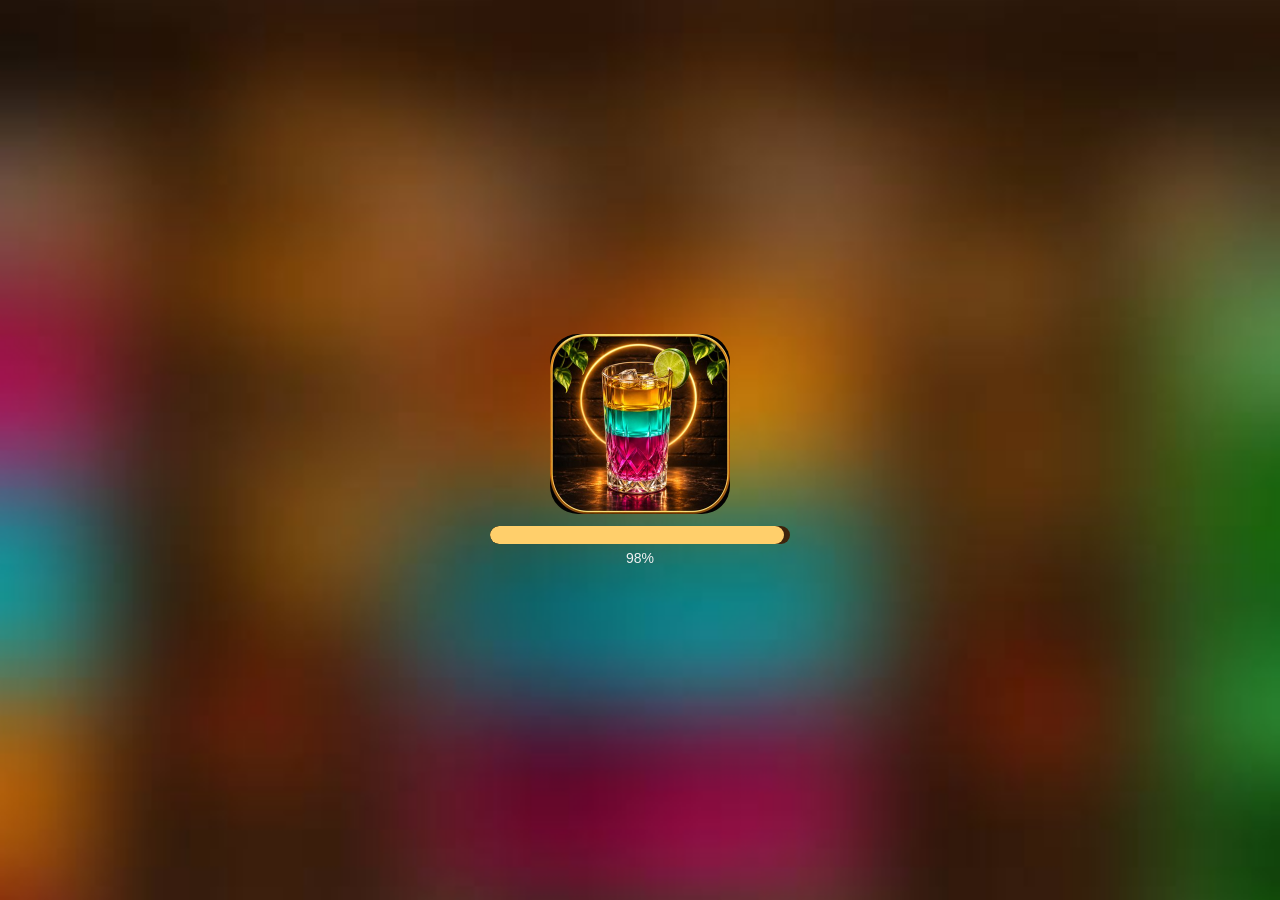
<file: index.html>
<!doctype html>
<!-- Bar Grass Color Sort, GameBull web build (Stage Mode). This page is the host-facing shell:
     - the loading page (Unity IdeofuzionBridge template behaviour, playbook section 7): blurred backdrop baked from
       the client's thumbnail, spinner, tenant icon from /context (gameLogoUrl, then gameBannerUrl) with the 4 s / 30 s
       clocks, the client's icon as the built-in one;
     - a fixed window filling the whole page (safe areas excepted) holding the game frame (app.html, same launch URL),
       which never scrolls (gb/bg-hooks.js fits their page; loader.ts fitFrame scales only a too-short window);
     - the gamebull:close relay (trap W18). -->
<html lang="ja">
<head>
<meta charset="utf-8">
<meta name="viewport" content="width=device-width, initial-scale=1, maximum-scale=1, user-scalable=no, viewport-fit=cover">
<meta name="referrer" content="no-referrer">
<meta name="theme-color" content="#171109">
<title>Bar Grass · Color Sort</title>
<link rel="icon" type="image/png" href="./gb/favicon-CXCDCFs_.png">
  <script type="module" crossorigin src="./gb/index-DghvR2cp.js"></script>
  <link rel="modulepreload" crossorigin href="./gb/nozoom-BwxvnWFh.js">
  <link rel="stylesheet" crossorigin href="./gb/index-uwOI-pkb.css">
</head>
<body>
<div id="gb-box"><iframe id="gb-frame" title="Bar Grass Color Sort" allow="autoplay; fullscreen; clipboard-write"></iframe></div>
<div id="gb-loading">
  <div id="unity-loading-bar">
    <div id="unity-logo"><div id="gb-tenant-logo"></div><div id="gb-spinner"></div></div>
    <div id="unity-progress-bar-empty"><div id="unity-progress-bar-full"></div></div>
    <div id="unity-progress-percent">0%</div>
  </div>
</div>
</body>
</html>
</file>
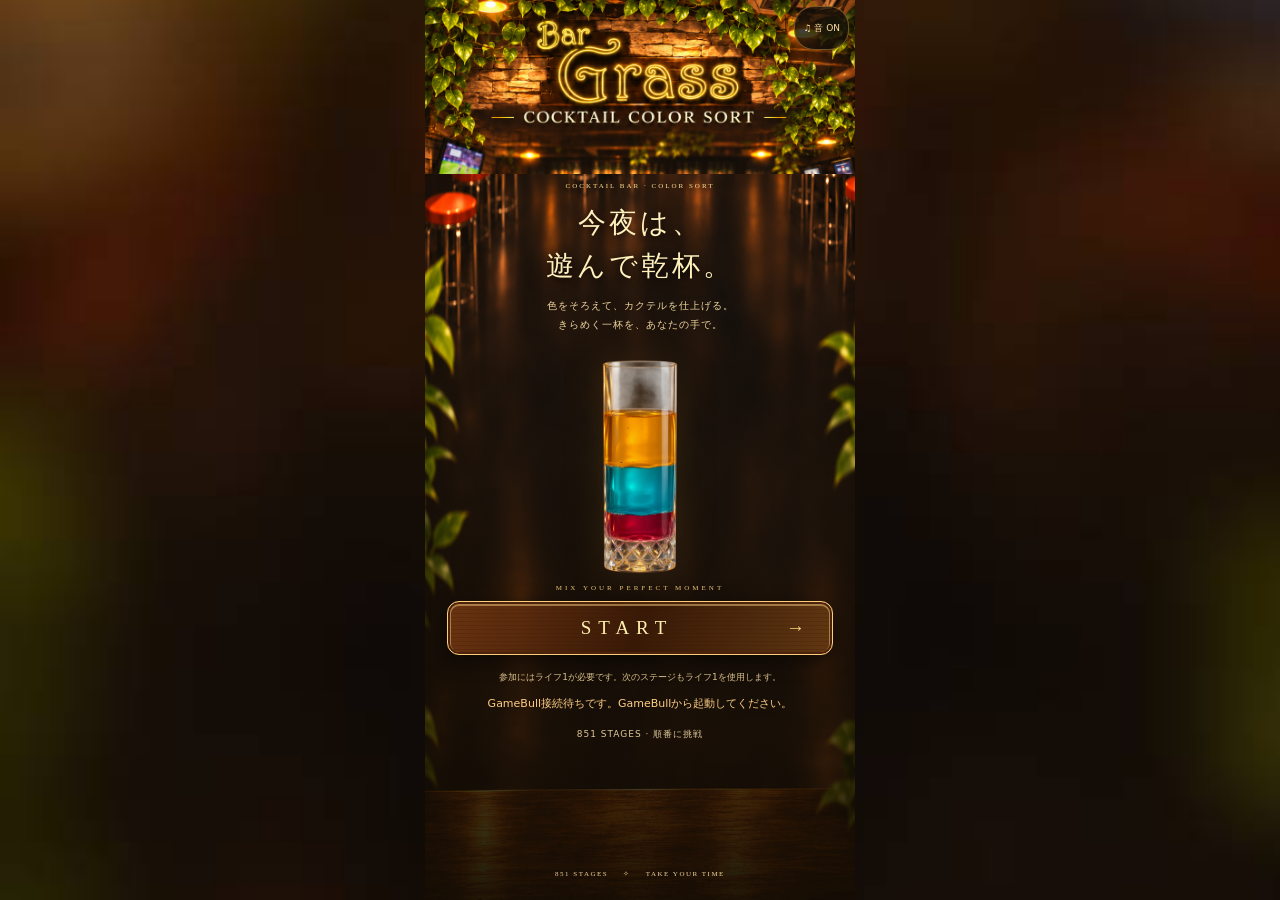
<file: app.html>
<!doctype html>
<!-- The game itself: the client's own page (source/index.html: their stylesheet link, markup and classic
     scripts, copied in at build time by vite.gamebull.config.ts, unchanged, plus three GameBull scripts in their
     script list: gb/bg-env.js + gb/bg-host.js before their gamebull.js, gb/bg-hooks.js after their home.js).
     Loaded by index.html in a frame filling the page. -->
<html lang="ja">
<head>
<meta charset="utf-8">
<meta name="viewport" content="width=device-width, initial-scale=1, maximum-scale=1, user-scalable=no, viewport-fit=cover">
<meta name="referrer" content="no-referrer">
<title>Bar Grass · Color Sort</title>
<link rel="stylesheet" href="grass.css?v=1">
  <script type="module" crossorigin src="./gb/app-Dv-M6QU7.js"></script>
  <link rel="modulepreload" crossorigin href="./gb/nozoom-BwxvnWFh.js">
</head>
<body>
<section id="home" aria-label="Bar Grass トップページ"><div class="home-logo" role="img" aria-label="Bar Grass"></div><div class="home-city-lights city-lights" aria-hidden="true"></div><div class="home-intro"><span class="home-kicker">COCKTAIL BAR · COLOR SORT</span><h2>今夜は、<br>遊んで乾杯。</h2><p>色をそろえて、カクテルを仕上げる。<br>きらめく一杯を、あなたの手で。</p></div><div class="home-display" aria-hidden="true"><div class="hero-hookah"><div class="hero-water"></div><span class="hero-ember" aria-hidden="true"></span><span class="hero-smoke" aria-hidden="true"><i></i><i></i><i></i><i></i><i></i><i></i></span><img src="assets/hero-cocktail.png" alt=""></div><span class="home-caption">MIX YOUR PERFECT MOMENT</span></div><div class="home-actions"><button id="continue-game" class="home-play">START <span>→</span></button><p id="participation-note"></p><p id="home-error" role="status" aria-live="polite"></p><span id="home-progress"></span></div><div class="home-foot"><span>851 STAGES</span><i>✧</i><span>TAKE YOUR TIME</span></div></section><button id="back-home" aria-label="トップページへ戻る">‹ TOP</button><div class="city-lights" aria-hidden="true"></div><header><div class="brand"><span class="dot">◒</span> WATER SORT</div><small>A LITTLE MOMENT OF CLARITY</small></header><button id="sound" type="button" aria-label="BGMと効果音の切り替え" aria-pressed="true">♫ 音 ON</button>
<main><div class="eyebrow">BAR GRASS · COLOR SORT</div><h1>今夜は、遊んで乾杯。</h1><p>光に満ちたボトルを、同じ色で満たしましょう。</p><div class="stats"><div><span>LEVEL</span><strong id="level">01</strong></div><div><span>MOVES</span><strong id="moves">0</strong></div><div><span>完成</span><strong id="done">0 / 2</strong></div></div><div id="board" aria-label="パズルのボトル"></div><div id="message" role="status" aria-live="polite">注ぐボトルを選んでください</div></main>
<dialog id="gameover"><div class="eyebrow">LAST CALL</div><h1>GAME OVER</h1><p id="gameover-result"></p><button id="gameover-home" class="action primary">終了を確認しています…</button></dialog><dialog id="win"><div class="eyebrow">CHEERS!</div><h1>完成！</h1><p id="result"></p><button class="action primary" id="next">次のステージへ →</button><button class="action" id="close">盤面を見る</button></dialog>
<script src="gamebull-config.js?v=1"></script><script src="gb/bg-env.js?v=1"></script><script src="gb/bg-host.js?v=1"></script><script src="gamebull.js?v=1"></script><script src="levels.js?v=1"></script><script src="audio.js?v=1"></script><script src="scroll-lock.js?v=1"></script><script src="pour.js?v=1"></script><script src="atmosphere.js?v=1"></script><script src="gameover.js?v=1"></script><script src="game.js?v=1"></script><script src="home.js?v=1"></script><script src="gb/bg-hooks.js?v=1"></script>
</body>
</html>
</file>
<file: gb/index-uwOI-pkb.css>
html,body{touch-action:pan-x pan-y;background:#171109;width:100%;height:100%;margin:0;padding:0;overflow:hidden}#gb-box{top:env(safe-area-inset-top,0px);right:env(safe-area-inset-right,0px);bottom:env(safe-area-inset-bottom,0px);left:env(safe-area-inset-left,0px);background:#171109;position:fixed;overflow:hidden}#gb-frame{transform-origin:0 0;background:#171109;border:0;width:100%;height:100%;display:block;position:absolute;top:0;left:0}#gb-loading{z-index:1200;touch-action:none;-webkit-user-select:none;user-select:none;background:#171109 url(./loading-bg-w5spDZJE.jpg) 50%/cover no-repeat;position:fixed;inset:0}#unity-loading-bar{text-align:center;position:absolute;top:50%;left:50%;transform:translate(-50%,-50%)}#unity-logo{background:0 0;width:180px;height:180px;margin:0 auto 12px;position:relative}#unity-logo.gb-fallback{background:url(./game-icon-BGUZ9PTF.jpg) 50%/contain no-repeat;border-radius:28px}#gb-tenant-logo{opacity:0;background-position:50%;background-repeat:no-repeat;background-size:contain;transition:opacity .25s;position:absolute;inset:0}#gb-tenant-logo.gb-ready{opacity:1}#gb-spinner{border:4px solid #ffffff2e;border-top-color:#ffcf6b;border-radius:50%;width:44px;height:44px;margin:-22px 0 0 -22px;animation:.8s linear infinite gb-spin;position:absolute;top:50%;left:50%}@keyframes gb-spin{to{transform:rotate(360deg)}}@media (prefers-reduced-motion:reduce){#gb-spinner{animation-duration:3s}}#unity-progress-bar-empty{background:#3e240d;border-radius:9px;width:300px;height:18px;margin:12px auto 0;overflow:hidden}#unity-progress-bar-full{background:#ffcf6b;border-radius:9px;width:0%;height:100%;transition:width .1s}#unity-progress-percent{color:#f2f2f2;margin-top:6px;font:14px arial,sans-serif}
</file>
<file: grass.css>
*{box-sizing:border-box}html{background:#100c06}body{margin:0 auto;width:100%;max-width:480px;min-height:100svh;position:relative;color:#fff0bc;background:#171109 url('assets/bar-background.png') center top/100% 100% no-repeat;font-family:'Yu Mincho',Georgia,serif;isolation:isolate;overflow-x:clip}button{cursor:pointer;font:inherit;touch-action:manipulation}button:focus-visible{outline:2px solid #ffdf84;outline-offset:4px}button:disabled{opacity:.4;cursor:wait}header{height:180px}.brand,header small,.city-lights{display:none}main{padding:0 12px 24px;text-align:center}.eyebrow{font-size:8px;letter-spacing:3px;color:#f3d784}main>h1{font-size:19px;font-weight:400;letter-spacing:3px;margin:3px 0 12px;text-shadow:0 2px 6px #000}main>p{display:none}.stats{display:flex;justify-content:center;gap:0;border:1px solid #c59343;border-radius:15px;background:linear-gradient(#17150eed,#0c0e0de8);box-shadow:inset 0 1px 0 #fce5ac55,0 2px 8px #0008;margin:0 0 22px;padding:9px 0}.stats>div{flex:1;border-right:1px solid #ffe9a477}.stats>div:last-child{border:0}.stats span{display:block;font-size:10px;letter-spacing:2px;color:#ffe6a0}.stats strong{font-size:25px;font-weight:400;line-height:1.15;color:#fff3c7}#board{display:grid;grid-template-columns:repeat(var(--columns,3),minmax(0,1fr));gap:27px 12px;align-items:end;margin:36px 0 28px}.bottle{position:relative;isolation:isolate;aspect-ratio:.48;width:100%;padding:0;border:0;background:transparent;overflow:visible;margin:0 0 14px;transition:transform .25s;transform-origin:50% 8%}.bottle:after{content:'';position:absolute;inset:0;z-index:3;background:url('assets/glass.png') center/100% 100% no-repeat;pointer-events:none;filter:drop-shadow(0 5px 3px #0006)}.bottle:before{content:'';position:absolute;bottom:-5px;left:-8%;right:-8%;height:11px;z-index:-1;background:repeating-linear-gradient(0deg,#48200844 0 1px,transparent 1px 3px),linear-gradient(#f8bd55,#98501b 20%,#ce812b 50%,#492509 80%,#eda93c);border-bottom:2px solid #371707;box-shadow:0 3px 9px #0008,0 -1px 4px #ffb92b66}.glass{position:absolute;left:12%;right:12%;bottom:8%;height:78%;z-index:2;overflow:hidden;border-radius:0 0 8% 8%}.liquid{position:absolute;inset:0;display:flex;flex-direction:column-reverse;overflow:hidden}.layer{height:25%;flex-shrink:0;position:relative;background:linear-gradient(90deg,#0003,#fff2 12%,transparent 25%,transparent 75%,#fff4 90%,#0003),var(--c);border-top:1px solid #eaffffa8;box-shadow:inset 3px 0 8px #ffffff20;filter:saturate(1.25) brightness(1.08)}.layer:after{content:'';position:absolute;inset:0;background:radial-gradient(circle at 40% 60%,#fff7 0 1px,transparent 1.5px);background-size:18px 28px;opacity:.4}.num{position:absolute;bottom:-22px;left:0;right:0;font-size:9px;color:#f1d38f}.selected{transform:translateY(-14px);filter:drop-shadow(0 0 5px #ffdc6f88)}.complete .num{color:#ffef9e}.hint{filter:drop-shadow(0 0 10px #ffe464)}.coal-glow,.hose-smoke,.hero-smoke,.hero-ember{display:none}.water-bubbles{display:none;position:absolute;inset:0;pointer-events:none;z-index:2}.selected .water-bubbles{display:block}.water-bubbles i{position:absolute;bottom:0;left:50%;width:3px;height:4px;border:1px solid #ffffffbb;border-radius:50%;animation:bubbles 1.5s linear infinite;opacity:0}.water-bubbles i:nth-child(2){left:35%;animation-delay:.3s}.water-bubbles i:nth-child(3){left:60%;animation-delay:.6s}.water-bubbles i:nth-child(4){left:44%;animation-delay:.9s}.water-bubbles i:nth-child(5){left:54%;animation-delay:1.2s}@keyframes bubbles{10%{opacity:.8}100%{opacity:0;transform:translateY(-100px)}}
.cocktail-finish{position:absolute;inset:0;pointer-events:none;z-index:5}.ice{position:absolute;top:14%;width:24%;height:12%;border:1px solid #efffffbb;border-radius:3px;background:linear-gradient(135deg,#f9ffffaa,#efffff22 55%,#f9ffff77);box-shadow:inset 0 0 5px #fff8}.ice-a{left:25%;transform:rotate(-18deg)}.ice-b{left:48%;top:12%;transform:rotate(24deg)}.lemon{position:absolute;right:0;top:-3%;width:38%;aspect-ratio:1;border:3px solid #ffe33b;border-radius:50%;background:repeating-conic-gradient(from 10deg,#ffe760 0deg 37deg,#fffbd2 37deg 41deg);clip-path:polygon(0 0,100% 0,100% 100%,45% 100%);transform:rotate(-25deg);filter:drop-shadow(0 1px 2px #0006)}.star{position:absolute;right:-8%;top:24%;color:#fff1ad;font-size:18px;animation:sparkle 1.7s ease-in-out infinite}.cocktail-finish b{position:absolute;top:-24px;left:0;right:0;font-size:11px;letter-spacing:2px;color:#fff1af;text-shadow:0 0 8px #ff9b28;animation:finish-pop .5s ease-out}@keyframes sparkle{50%{opacity:.2;transform:scale(.6)}}@keyframes finish-pop{from{opacity:0;transform:translateY(6px) scale(.8)}to{opacity:1;transform:none}}
.bar-controls{display:grid;grid-template-columns:1fr 1fr;gap:12px;margin:12px 4px}.bar-controls button{min-height:45px;padding:8px;border:1px solid #e0ad59;border-radius:13px;color:#ffedb3;background:repeating-linear-gradient(0deg,#2d100622 0 1px,transparent 1px 4px),linear-gradient(#60310edb,#321707ed);box-shadow:inset 0 0 0 2px #4b200d,inset 0 1px 0 3px #ffd78a66,0 4px 8px #0006;font-size:15px}.bar-guide{display:block!important;font-size:11px;line-height:1.7;color:#fbe8b0;letter-spacing:1px;margin:12px 0 2px}#message{min-height:30px;font:11px/1.5 system-ui,sans-serif;color:#f3dc9b;text-align:center;margin:10px 0}.pouring-bottle{transform-origin:50% 3.5%!important;pointer-events:none;filter:drop-shadow(0 8px 10px #0008)}.pouring-bottle:before,.pouring-bottle .num{display:none}.pour-source .glass,.pour-source:after,.pour-source .num{visibility:hidden}.pour-stream{position:fixed;inset:0;width:100vw;height:100vh;z-index:1101;pointer-events:none;filter:drop-shadow(0 0 2px #fff8)}.incoming-water{height:0}.pouring-bottle .cocktail-finish{display:none}
#sound,#back-home{position:absolute;top:8px;z-index:20;border:1px solid #bd8c3b88;border-radius:20px;background:#130f09cc;color:#ffe4a0;font:10px system-ui,sans-serif;padding:8px 10px;min-height:40px}#sound{right:9px}#back-home{left:9px}#home{display:none}body.home-open>header,body.home-open>main,body.home-open>#back-home{display:none}body.home-open #home{display:flex}#home{min-height:100svh;position:relative;flex-direction:column;align-items:center;text-align:center;padding:0 26px 24px;background:linear-gradient(transparent 35%,#100b04b3 78%,#100b04ee),url('assets/bar-background.png') center/100% 100% no-repeat}.home-logo{height:180px;width:100%}.home-kicker{font-size:8px;letter-spacing:3px;color:#ffe195}.home-intro h2{font-size:28px;font-weight:400;line-height:1.6;letter-spacing:4px;margin:12px 0 8px;text-shadow:0 2px 8px #000}.home-intro p{font:11px/2 system-ui,sans-serif;letter-spacing:1px;color:#f2d8a1}.home-display{height:260px;width:100%;position:relative;display:flex;justify-content:center;align-items:center}.hero-hookah{position:relative;width:103px;height:225px;filter:drop-shadow(0 0 20px #ffab3820)}.hero-hookah img{position:absolute;inset:0;width:100%;height:100%;z-index:3}.hero-water{position:absolute;left:12%;right:12%;bottom:8%;height:60%;border-radius:0 0 8% 8%;background:linear-gradient(to top,#ef087a 0 33%,#00bce7 34% 66%,#ffac07 67%);border-top:1px solid #fffb;box-shadow:inset 3px 0 8px #fff4}.home-caption{position:absolute;bottom:0;font-size:7px;letter-spacing:3px;color:#eac27b}.home-actions{width:100%;margin-top:15px}.home-play{width:100%;min-height:56px;color:#fff0ad;font:20px Georgia,serif;letter-spacing:7px;border:1px solid #ffce7b;border-radius:12px;background:repeating-linear-gradient(0deg,#32140633 0 1px,transparent 1px 4px),linear-gradient(110deg,#793a12d9,#3b1a06ee,#704014cc);box-shadow:inset 0 0 0 2px #4c220c,inset 0 1px 0 3px #ffd98677,0 6px 20px #0008;padding:12px 20px}.home-play span{float:right;color:#f7d17b}.home-play:hover{filter:brightness(1.15)}#participation-note{font:9px/1.8 system-ui,sans-serif;color:#d8bf8b;margin:14px 0 3px}#home-error{font:11px/1.5 system-ui,sans-serif;color:#ffcd83;min-height:16px}#home-progress{font:9px system-ui,sans-serif;letter-spacing:1px;color:#ddc898}.home-foot{margin-top:auto;padding-top:20px;display:flex;gap:15px;font-size:8px;letter-spacing:2px;color:#f2d69c}.home-foot i{font-style:normal}
dialog{background:linear-gradient(145deg,#3e240d,#151209);color:#ffefbd;border:1px solid #e8bd6b;border-radius:16px;padding:32px 22px;width:350px;max-width:90vw;text-align:center;box-shadow:0 0 60px #edb24b22}dialog::backdrop{background:#100a04b8}dialog h1{font-size:32px;font-weight:400}dialog p{font:13px/1.8 system-ui,sans-serif;color:#e9ce97}.action{min-height:44px;border:1px solid #d6a65c;border-radius:8px;background:#321a0d;color:#ffe7a2;padding:10px 15px;font:13px system-ui,sans-serif}.primary{background:linear-gradient(#c58a39,#6b3b15)}.cocktail-confetti{position:fixed;inset:0;pointer-events:none;z-index:1400;overflow:hidden}.cheers-spark{position:absolute;color:#ffe7a2;font-size:18px;opacity:0;animation:cheers-float 2s ease-out var(--delay) both;text-shadow:0 0 8px #ff9e35}@keyframes cheers-float{10%{opacity:1}100%{opacity:0;transform:translate(var(--dx),-180px) rotate(90deg) scale(.4)}}
@media(max-width:360px){header,.home-logo{height:160px}main{padding:0 8px 20px}#board{gap:25px 8px}.stats strong{font-size:23px}.bar-controls button{font-size:13px}.home-intro h2{font-size:24px}}@media(prefers-reduced-motion:reduce){*,*:before,*:after{animation:none!important;transition:none!important}.cheers-spark{display:none}}
/* Keep the neon sign at its natural scale while the room fills long stages. */
body{background-size:100% calc(100% + 330px);background-position:center bottom}header{background:url('assets/bar-background.png') center top / 100% auto no-repeat;height:172px}#home{background-image:linear-gradient(transparent 35%,#100b04b3 78%,#100b04ee),url('assets/bar-background.png');background-size:100% 100%,100% calc(100% + 330px);background-position:center,center bottom}.home-logo{height:178px;width:calc(100% + 52px);background:url('assets/bar-background.png') center top / 100% auto no-repeat} @media(max-width:360px){header{height:150px}.home-logo{height:155px}}
/* Tinted transparent liquid: curved meniscus, absorption and restrained highlights. */
.layer{background:linear-gradient(90deg,#06120f55 0%,#ffffff18 10%,transparent 24%,transparent 65%,#fff2 85%,#06120f66 100%),linear-gradient(180deg,color-mix(in srgb,var(--c) 78%,#c4b898 22%) 0%,color-mix(in srgb,var(--c) 86%,#132018 14%) 60%,color-mix(in srgb,var(--c) 70%,#071a16 30%) 100%);filter:saturate(.84) brightness(.95);opacity:.84;border-top:0;box-shadow:inset 3px 0 9px #f4e3ba18,inset -4px 0 10px #0003;overflow:visible}.layer:before{content:'';position:absolute;left:0;right:0;top:-3px;height:7px;border-radius:50%;background:linear-gradient(180deg,#fff4,color-mix(in srgb,var(--c) 55%,transparent));border-top:1px solid #fcf5dc88;border-bottom:1px solid #00120c33;box-shadow:0 -1px 3px #ffefbc11;z-index:1}.layer:after{background:radial-gradient(circle at 44% 28%,#f5ffff88 0 .55px,transparent 1.1px),radial-gradient(circle at 64% 70%,#fff5 0 .45px,transparent 1px);background-size:29px 47px,37px 59px;opacity:.23}.liquid{isolation:isolate}.liquid:after{content:'';position:absolute;inset:0;z-index:3;pointer-events:none;background:linear-gradient(90deg,transparent 4%,#fff3 8%,transparent 12%,transparent 76%,#fff2 83%,transparent 90%);opacity:.5}.hero-water{background:linear-gradient(90deg,#081b1455,transparent 24%,transparent 70%,#fbe7bb22 85%,#0003),linear-gradient(to top,#aa216a 0 33%,#068ea7 34% 66%,#cb9215 67%);opacity:.8;border-top:1px solid #f8ecca88;box-shadow:inset 3px 0 8px #fff2,inset -4px 0 10px #0003;filter:saturate(.85)}
/* Photographic garnish assets replace geometric placeholders. */
.cocktail-finish .lemon{right:-1%;top:-4%;width:43%;height:auto;aspect-ratio:1;border:0;border-radius:0;clip-path:none;transform:rotate(-8deg);background:url('assets/lime.png') center/contain no-repeat;filter:drop-shadow(0 2px 2px #0004)}.cocktail-finish .ice-a{left:22%;top:8%;width:57%;height:auto;aspect-ratio:1;border:0;border-radius:0;box-shadow:none;transform:rotate(-7deg);background:url('assets/ice.png') center/contain no-repeat;filter:drop-shadow(0 1px 1px #00371922);opacity:.94}.cocktail-finish .ice-b{display:none}
/* A finished cocktail reads as one continuous liquid, not four stacked blocks. */
.complete .layer{background:linear-gradient(90deg,#07160f55 0%,#fff2 11%,transparent 27%,transparent 65%,#fff2 86%,#07160f66 100%),color-mix(in srgb,var(--c) 80%,#152315 20%);box-shadow:inset 3px 0 9px #f4e3ba18,inset -4px 0 10px #0003}.complete .layer:before{display:none}.complete .layer:nth-last-child(2):before{display:block}
/* Phone-first sizing: a compact 390px game frame with fluid 320–430px layouts. */
body{max-width:430px}header{height:clamp(134px,36vw,156px)}main{padding:0 10px 20px}main>.eyebrow{font-size:7px;letter-spacing:2px}main>h1{font-size:clamp(15px,4.2vw,18px);margin:2px 0 9px;letter-spacing:2px}.stats{padding:7px 0;margin-bottom:15px;border-radius:12px}.stats span{font-size:9px;letter-spacing:1.5px}.stats strong{font-size:24px}#board{margin:28px 0 24px;column-gap:8px;row-gap:23px}.bottle{aspect-ratio:.49;margin-bottom:13px;min-width:0}.num{font-size:9px;bottom:-21px}.bar-controls{gap:9px;margin:12px 0}.bar-controls button{min-height:48px;font-size:clamp(12px,3.6vw,15px);padding:9px 5px;white-space:nowrap}.bar-guide{font-size:10px;letter-spacing:.4px;margin-top:10px}#message{font-size:10px;min-height:28px}#sound,#back-home{min-height:44px;min-width:53px;top:max(6px,env(safe-area-inset-top));padding:8px;font-size:9px}#sound{right:6px}#back-home{left:6px}main{padding-bottom:max(20px,env(safe-area-inset-bottom))}.cocktail-finish b{font-size:10px;top:-22px}.home-logo{height:clamp(145px,40vw,174px)}#home{padding:0 22px max(22px,env(safe-area-inset-bottom));min-height:100svh}.home-logo{width:calc(100% + 44px)}.home-kicker{font-size:7px;letter-spacing:2px}.home-intro h2{font-size:clamp(23px,6.3vw,28px);margin:9px 0 6px;line-height:1.55;letter-spacing:3px}.home-intro p{font-size:10px;line-height:1.9;margin:8px 0}.home-display{height:clamp(195px,29svh,250px)}.hero-hookah{height:90%;width:auto;aspect-ratio:.46}.home-play{min-height:54px;font-size:19px}.home-actions{margin-top:9px}.home-foot{font-size:7px;letter-spacing:1.5px;padding-top:16px}dialog{padding:26px 18px;max-width:calc(100vw - 28px)}dialog .action{min-height:46px;font-size:12px}@media(max-width:350px){main{padding-left:7px;padding-right:7px}header{height:132px}#board{gap:22px 5px}.stats strong{font-size:22px}.bar-controls button{font-size:12px}.bar-guide{font-size:9px}.home-logo{height:142px}.home-intro h2{font-size:23px}}@media(max-height:740px){.home-logo{height:140px}.home-intro h2{font-size:23px;margin:5px 0}.home-display{height:185px}.home-intro p{font-size:9px;line-height:1.7}.home-foot{padding-top:12px}}

/* Removed undo and hint controls. */
.bar-guide{margin-top:18px}#message{margin-bottom:0}main{padding-bottom:max(16px,env(safe-area-inset-bottom))}
/* TOP uses a photographic filled glass so refraction and liquid interfaces are genuine image detail. */
#home .hero-water{display:none}#home .hero-hookah{aspect-ratio:.405}#home .hero-hookah img{object-fit:contain}
/* Seat the lime's bottom slit on the right rim of the highball glass. */
.cocktail-finish .lemon{width:43%;right:-2%;top:-8.5%;transform:rotate(-14deg);transform-origin:50% 88%;filter:drop-shadow(-1px 2px 1px #0005)}
.cocktail-finish .lemon{right:-8%;top:-13%;transform:rotate(-8deg)}
/* Slow buoyancy and rocking at the drink surface. */
.cocktail-finish .ice-a{transform-origin:50% 65%;animation:ice-float 5.4s ease-in-out infinite;will-change:transform}.bottle:nth-child(2n) .ice-a{animation-delay:-1.8s;animation-duration:6.1s}.bottle:nth-child(3n) .ice-a{animation-delay:-3.2s;animation-duration:5.8s}@keyframes ice-float{0%,100%{transform:translate(0,1px) rotate(-7deg)}25%{transform:translate(1px,-2px) rotate(-4deg)}55%{transform:translate(-1px,-3px) rotate(-8deg)}80%{transform:translate(-1px,0) rotate(-10deg)}}@media(prefers-reduced-motion:reduce){.cocktail-finish .ice-a{animation:none;will-change:auto;transform:rotate(-7deg)}}
/* Clear gameplay colors: preserve reflections without washing out each layer. */
.bottle .layer{opacity:1;filter:saturate(1.35) brightness(1.12);background:linear-gradient(90deg,#00101830 0%,#ffffff20 12%,transparent 25%,transparent 72%,#ffffff30 88%,#00101830 100%),var(--c);box-shadow:inset 2px 0 7px #fff2,inset -2px 0 7px #0002}.bottle .layer:before{background:linear-gradient(180deg,#ffffff45,color-mix(in srgb,var(--c) 78%,transparent));border-top:1px solid #efffffbb;border-bottom:1px solid #00120c33}.bottle.complete .layer{opacity:1;filter:saturate(1.35) brightness(1.12);background:linear-gradient(90deg,#00101830,#fff2 12%,transparent 25%,transparent 72%,#fff3 88%,#00101830),var(--c)}.liquid:after{opacity:.3}
</file>
